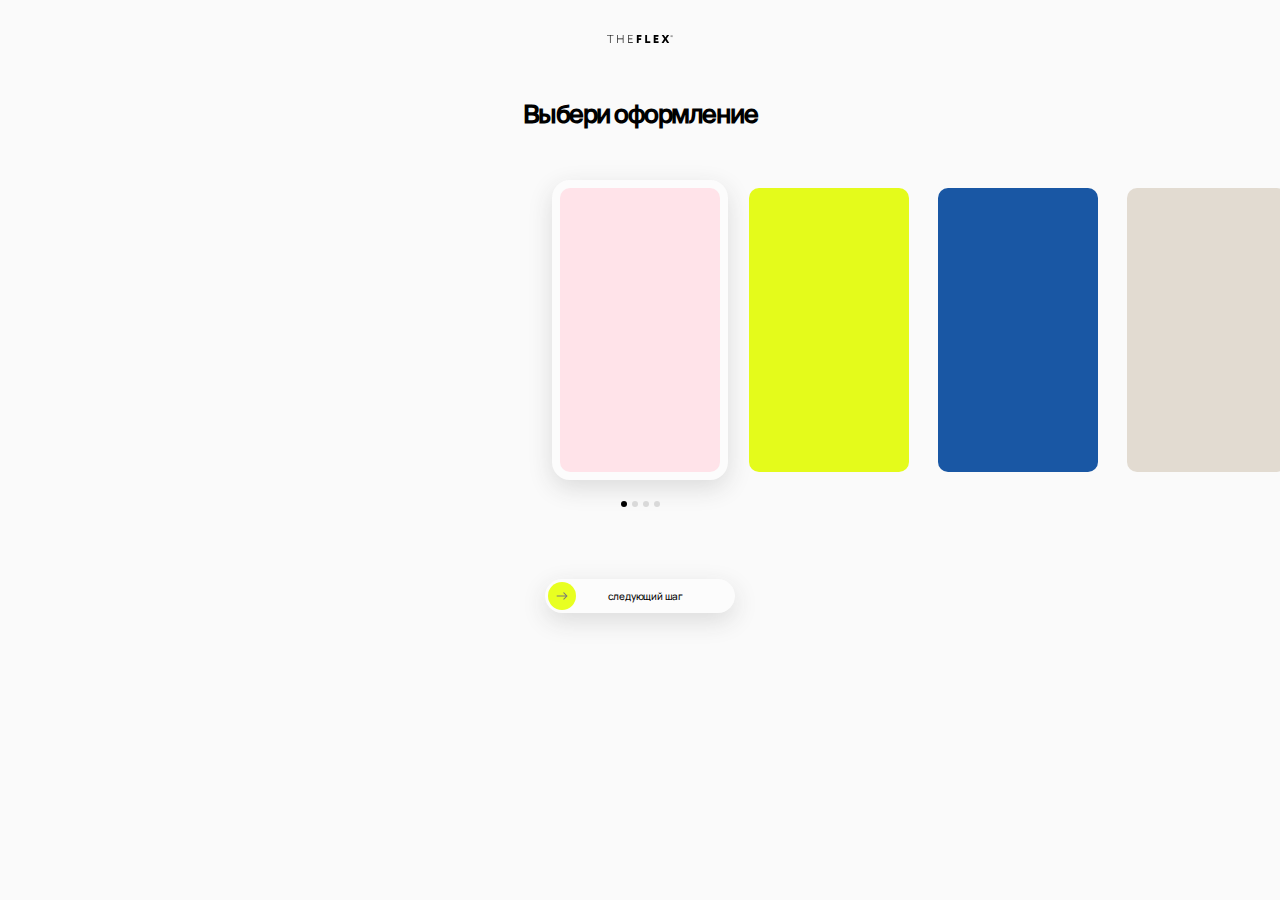
<file: client/pages/design.html>
<!DOCTYPE html>
<html lang="en">

<head>
    <meta charset="UTF-8">
    <meta name="viewport" content="width=device-width, initial-scale=1.0">
    <title>Выберите дизайн</title>

    
    <link rel="stylesheet" href="https://cdn.jsdelivr.net/npm/swiper@11/swiper-bundle.min.css" />


    <link rel="stylesheet" href="../css/reset.css">
    <link rel="stylesheet" href="../css/header.css">
    <link rel="stylesheet" href="../css/UI/button.css">
    <link rel="stylesheet" href="../css/UI/input.css">
    <link rel="stylesheet" href="../css/card.css">

    <link rel="stylesheet" href="../css/pages/design.css">
</head>

<body class="wrapper">
    <header class="header">
        <a href="../main.html" class="logo-link">
            <div class="logo-wrap">
                <img src="../imgs/Logo.svg" alt="" class="logo">
            </div>
        </a>
    </header>
    <main class="main">
        <div class="main__design design-page">
            <div class="design-page__container my-container">
                <div class="design-page__content content">
                    <div class="design-page__text text">
                        <h2 class="design-page__title inner-title">Выбери оформление</h2>
                    </div>
                    <div class="design-page__constructor constructor">
                        <input class="my-input design-page__my-input" type="text" name="design">
                        <div class="design-page__slider design-slider">
                            <div class="swiper design-slider__swiper">
                                <div class="swiper-wrapper design-slider__swiper-wrapper">
                                    <div class="swiper-slide design-slider__slide">
                                        <div class="design-slider__card design-card" data-design="1">
    
                                        </div>
                                    </div>
                                    <div class="swiper-slide design-slider__slide">
                                        <div class="design-slider__card design-card" data-design="2">
    
                                        </div>
                                    </div>
                                    <div class="swiper-slide design-slider__slide">
                                        <div class="design-slider__card design-card" data-design="3">
    
                                        </div>
                                    </div>
                                    <div class="swiper-slide design-slider__slide">
                                        <div class="design-slider__card design-card" data-design="4">
    
                                        </div>
                                    </div>
                                </div>
                                <div class="swiper-pagination design-slider__swiper-pagination"></div>
                            </div>
                        </div>
                    </div>
                    <a href="./text.html" class="design-page__link my-button">
                        <div class="my-button__icon-wrap">
                            <img src="../imgs/button/arrow.svg" alt="" class="my-button__icon">
                        </div>
                        <span class="my-button__text">следующий шаг</span>
                    </a>
                </div>
            </div>
        </div>
    </main>


    <script src="https://cdn.jsdelivr.net/npm/swiper@11/swiper-bundle.min.js"></script>

    <script>
        const designSwiper = new Swiper('.design-slider__swiper', {
            direction: 'horizontal',
            slidesPerView: 1,
            spaceBetween: 13,
            pagination: {
                el: '.design-slider__swiper-pagination',
            },
            on: {
                    slideChangeTransitionEnd: function () {
                        updateDesign();
                    }
                }
        });

        function updateDesign() {
                const activeSlide = document.querySelector('.swiper-slide-active .design-card');
                const designInput = document.querySelector('.design-page__my-input');

                const designValue = activeSlide.getAttribute('data-design');

                designInput.value = designValue;
                localStorage.setItem('activeDesign', designValue);

                console.log(designInput.value, localStorage.getItem('activeDesign'))
            }

            updateDesign();
    </script>
</body>

</html>
</file>
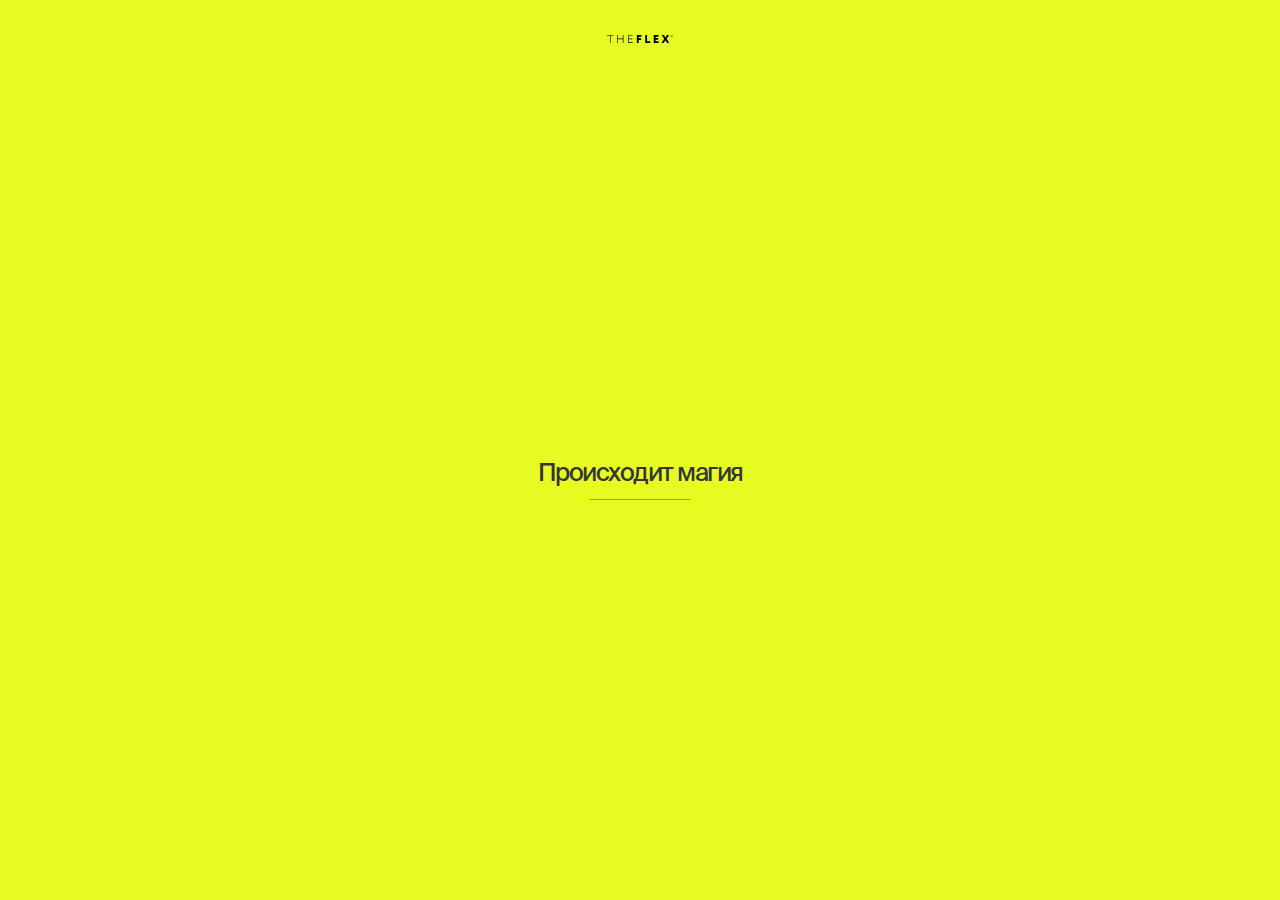
<file: client/pages/loading.html>
<!DOCTYPE html>
<html lang="en">
<head>
    <meta charset="UTF-8">
    <meta name="viewport" content="width=device-width, initial-scale=1.0">
    <title>Подождите</title>

    
    <link rel="stylesheet" href="../css/reset.css">
    <link rel="stylesheet" href="../css/header.css">

    <link rel="stylesheet" href="../css/pages/loading.css">
</head>
<body class="wrapper">
    <header class="header">
        <a href="../main.html" class="logo-link">
            <div class="logo-wrap">
                <img src="../imgs/Logo.svg" alt="" class="logo">
            </div>
        </a>
    </header>
    <main class="main">
        <div class="main__loading loading-page">
            <div class="loading-page__container my-container">
                <div class="loading-page__loader loader-wrap">
                    <div class="loader-wrap__text">Происходит магия</div>
                    <div class="loader-wrap__loader"></div>
                </div>
            </div>
        </div>
    </main>
    
    <script>
        document.addEventListener('DOMContentLoaded', function () {
            function sendData() {
                const design = localStorage.getItem('activeDesign');
                const text = localStorage.getItem('resultText');

                const data = {
                    text: text,
                    design: design
                };
                console.log(data)

                fetch('https://nikolajgromkov.ru/flex/', {
                    method: 'POST',
                    body: JSON.stringify(data),
                })
                    .then(response => response.json())
                    .then(result => {
                        localStorage.setItem('imgUrl', result.url);
                        window.location.href = './result.html';
                    })
                    .catch(error => {
                        console.error('Ошибка при отправке запроса:', error);
                    });
            }

            setTimeout(sendData, 1000);
        });
    </script>
</body>
</html>
</file>
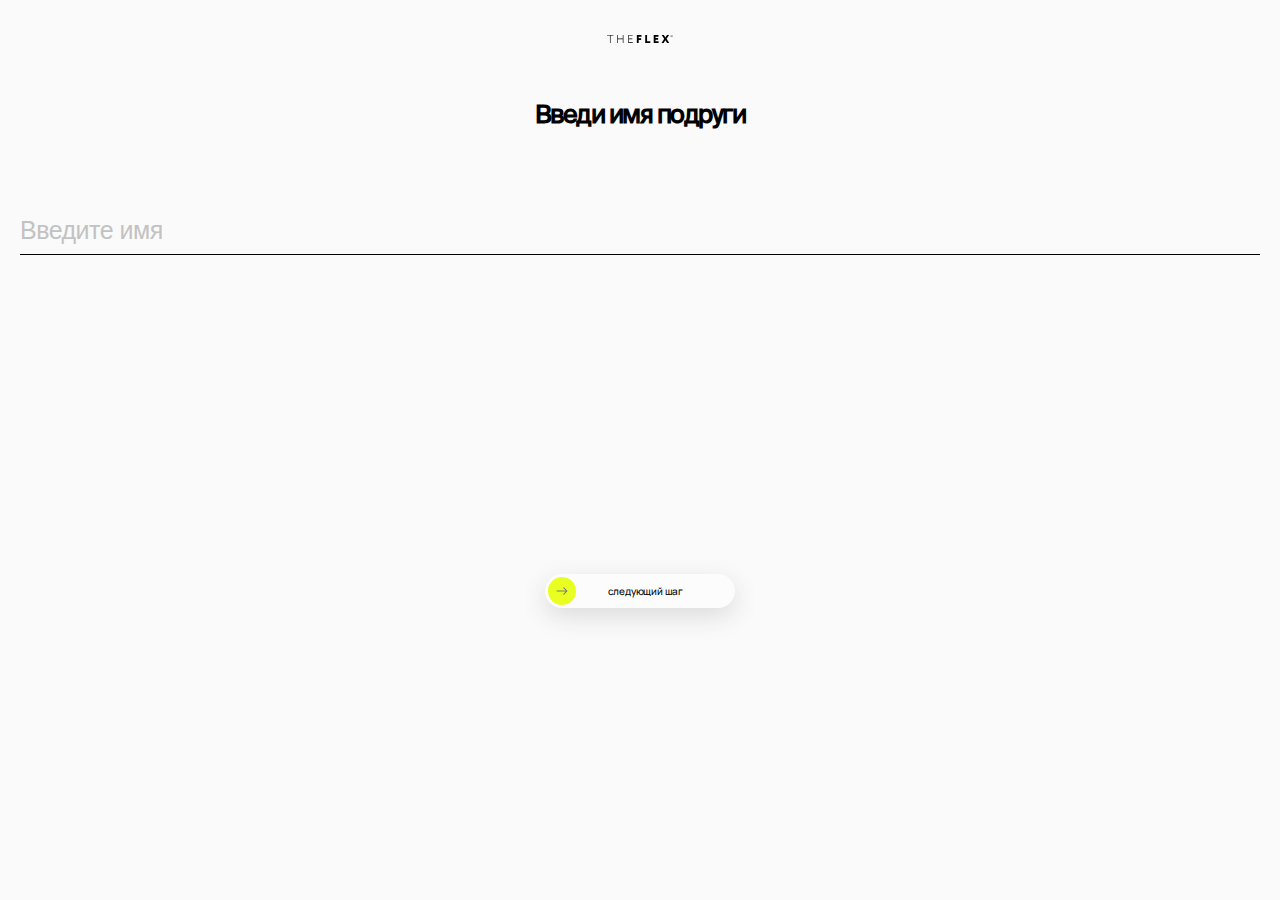
<file: client/pages/name.html>
<!DOCTYPE html>
<html lang="en">

<head>
    <meta charset="UTF-8">
    <meta name="viewport" content="width=device-width, initial-scale=1.0">
    <title>Введите имя</title>


    <link rel="stylesheet" href="../css/reset.css">
    <link rel="stylesheet" href="../css/header.css">
    <link rel="stylesheet" href="../css/UI/button.css">
    <link rel="stylesheet" href="../css/UI/input.css">

    <link rel="stylesheet" href="../css/pages/name.css">
</head>

<body class="wrapper">
    <header class="header">
        <a href="../main.html" class="logo-link">
            <div class="logo-wrap">
                <img src="../imgs/Logo.svg" alt="" class="logo">
            </div>
        </a>
    </header>
    <main class="main">
        <div class="main__name name-page">
            <div class="name-page__container my-container">
                <div class="name-page__content content">
                    <div class="name-page__text text">
                        <h2 class="name-page__title inner-title">Введи имя подруги</h2>
                    </div>
                    <div class="name-page__constructor constructor">
                        <input class="my-input name-page__my-input" type="text" name="name" placeholder="Введите имя">
                    </div>
                    <a href="./loading.html" class="name-page__button my-button">
                        <div class="my-button__icon-wrap">
                            <img src="../imgs/button/arrow.svg" alt="" class="my-button__icon">
                        </div>
                        <span class="my-button__text">следующий шаг</span>
                    </a>
                </div>
            </div>
        </div>
    </main>

    <script>
        document.addEventListener('DOMContentLoaded', function () {
            const nameInput = document.querySelector('.name-page__my-input');
            const saveButton = document.querySelector('.name-page__button');

            function saveLocalStorage() {
                if (nameInput.value) {
                    let nameValue = nameInput.value.replace(/\s/g, '').trim();
                    const selectedText = localStorage.getItem('selectedText');
                    const resultText = `${nameValue}, ${selectedText}`;

                    localStorage.setItem('resultText', resultText);
                    console.log(localStorage.getItem('activeDesign'), localStorage.getItem('resultText'))
                }
            }

            saveButton.addEventListener('click', saveLocalStorage);
        });
    </script>
</body>

</html>
</file>
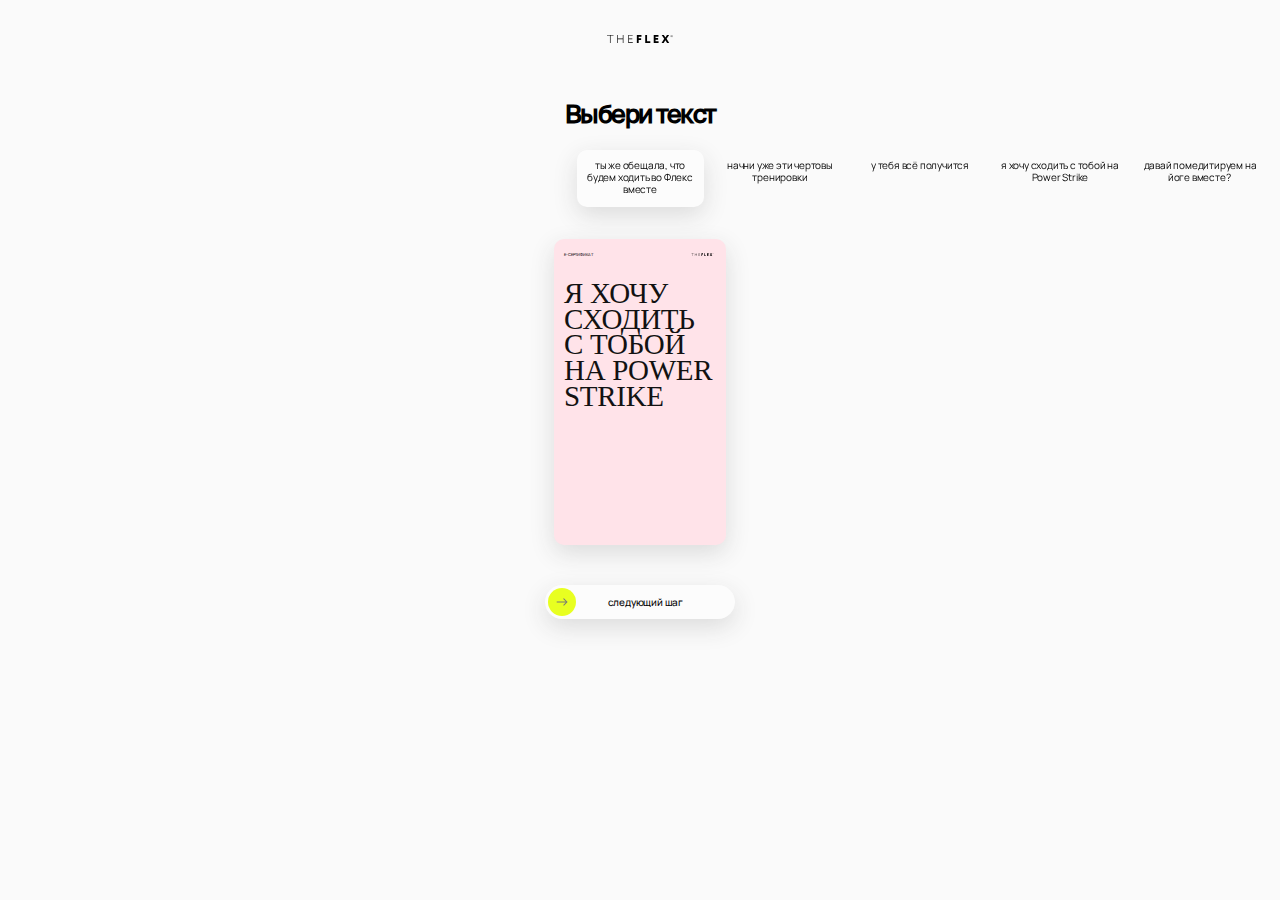
<file: client/pages/text.html>
<!DOCTYPE html>
<html lang="en">

<head>
    <meta charset="UTF-8">
    <meta name="viewport" content="width=device-width, initial-scale=1.0">
    <title>TheFlex</title>


    <link rel="stylesheet" href="https://cdn.jsdelivr.net/npm/swiper@11/swiper-bundle.min.css" />


    <link rel="stylesheet" href="../css/reset.css">
    <link rel="stylesheet" href="../css/header.css">
    <link rel="stylesheet" href="../css/UI/button.css">
    <link rel="stylesheet" href="../css/UI/input.css">
    <link rel="stylesheet" href="../css/card.css">

    <link rel="stylesheet" href="../css/pages/text.css">
</head>

<body class="wrapper">
    <header class="header">
        <a href="../main.html" class="logo-link">
            <div class="logo-wrap">
                <img src="../imgs/Logo.svg" alt="" class="logo">
            </div>
        </a>
    </header>
    <main class="main">
        <div class="main__text text-page">
            <div class="text-page__container my-container">
                <div class="text-page__content content">
                    <div class="text-page__text text">
                        <h2 class="text-page__title inner-title">Выбери текст</h2>
                    </div>
                    <div class="text-page__constructor constructor">
                        <input class="my-input text-page__my-input" type="text" name="cardText">
                        <div class="text-page__slider text-slider">
                            <div class="swiper text-slider__swiper">
                                <div class="swiper-wrapper text-slider__swiper-wrapper">
                                    <div class="swiper-slide text-slider__slide">
                                        <div class="text-slider__card text-card">
                                            <div class="text-card__inner">
                                                <div class="text-card__text">
                                                </div>
                                            </div>
                                        </div>
                                    </div>
                                </div>
                            </div>
                        </div>
                        <div class="text-page__design-card-container">
                            <div class="text-page__design-card design-card">
                                <div class="design-card__body">
                                    <div class="design-card__header">
                                        <div class="design-card__top-text">e-сертификат</div>
                                            <img src="../imgs/Logo.svg" alt="" class="design-card__logo-img">
                                    </div>
                                    <div class="design-card__title">я хочу сходить <br> с тобой на Power Strike</div>
                                </div>
                            </div>
                        </div>
                    </div>
                    <a href="" class="e"></a>
                    <a href="./name.html" class="my-button text-page__button">
                        <div class="my-button__icon-wrap">
                            <img src="../imgs/button/arrow.svg" alt="" class="my-button__icon">
                        </div>
                        <span class="my-button__text">следующий шаг</span>
                    </a>
                </div>
            </div>
        </div>
    </main>

    <script src="https://cdn.jsdelivr.net/npm/swiper@11/swiper-bundle.min.js"></script>

    <script>
        const textSwiper = new Swiper('.text-slider__swiper', {
            direction: 'horizontal',
            slidesPerView: 1,
            spaceBetween: 13,
            on: {
                slideChangeTransitionEnd: function () {
                    updateText();
                }
            }
        });

        function updateText() {
            const activeSlide = document.querySelector('.swiper-slide-active .text-card__text');
            const designCardTitle = document.querySelector('.text-page__design-card .design-card__title');
            const cardTextInput = document.querySelector('.text-page__my-input');

            let slideText = activeSlide.innerHTML.replace(/<br\s*\/?>/gi, '');
            slideText = slideText.replace(/\s{2,}/g, ' ').trim();

            cardTextInput.value = slideText;
            designCardTitle.innerHTML = cardTextInput.value;
            localStorage.setItem('selectedText', cardTextInput.value);

            console.log(cardTextInput.value, localStorage.getItem('activeDesign'), localStorage.getItem('selectedText'))
        }

        const designCard = document.querySelector('.design-card');
        const design = localStorage.getItem('activeDesign');
        designCard.setAttribute('data-design', design);

        const textSliderWrapper = document.querySelector('.text-slider__swiper-wrapper');
        const textSlide = document.querySelector('.text-slider__slide');
        const textCardText = document.querySelector('.text-card .text-card__text');
        console.log(textSlide)

        const arrTexts = [
            ['ты же обещала, что будем ходить во Флекс вместе'],
            ['начни уже эти чертовы тренировки'],
            ['у тебя всё получится'],
            ['я хочу сходить с тобой на Power Strike'],
            ['давай помедитируем на йоге вместе? '],
            ['давай полетаем на SkyFlex?'],
            ['когда, если не сейчас?'],
            ['ты такая классная'],
        ];

        textCardText.innerHTML = arrTexts[0][0];
        arrTexts.shift();

        for (let texts of arrTexts) {
            const newSlide = textSlide.cloneNode(true);
            const newTextCardText = newSlide.querySelector('.text-card__text');

            for (let text of texts) {
                newTextCardText.innerHTML = text;
            }

            textSliderWrapper.append(newSlide);
        }

        updateText();
    </script>
</body>

</html>
</file>
<file: client/css/header.css>
.header {
    padding-top: 29px;
    margin: 0 auto;
}
.logo-link {
}
.logo-wrap {
}
.logo {
}
</file>
<file: client/css/UI/button.css>
.my-button {
    display: flex;
    align-items: center;
    width: 190px;
    max-height: 34px;
    padding: 3px;
    background: #FCFCFC;
    font-family: 'Manrope';
    font-size: 10px;
    font-weight: 500;
    line-height: 10px;
    letter-spacing: -.02em;
    color: #000;
    text-transform: lowercase;
    border-radius: 1000px;
    box-shadow: 0px 8px 24px 0px #2D2D2D26;
    position: relative;
}
.my-button__icon-wrap {
    height: 28px;
    width: 28px;
    background: #E8FF21;
    border-radius: 50%;
    margin-right: 5px;
    position: relative;
}
.my-button__icon {
    position: absolute;
    top: 50%;
    left: 50%;
    transform: translate(-50%, -50%);
}
.my-button__text {
    display: block;
    width: 70%;
    text-align: center;
}
/* .my-button::before {
    content: '';
    display: inline-block;
    height: 28px;
    width: 28px;
    position: relative;
    background: #E8FF21;
    border-radius: 50%;
    margin-right: 9px;
}
.my-button::after {
    content: url('../../imgs/button/lightning.svg');
    position: absolute;
    left: 11px;
} */
</file>
<file: client/css/UI/input.css>
.my-input {
    width: 100%;
    font-size: 25px;
    line-height: 35px;
    letter-spacing: -.02em;
    color: #DFDFDF;
    padding-bottom: 6px;
    border-bottom: 1px solid #000000;
    background: transparent;
}
.my-input::placeholder {
    font-size: 25px;
    line-height: 35px;
    letter-spacing: -.02em;
    color: #c2c2c2;
}
</file>
<file: client/css/card.css>
.design-card {
    border-radius: 10px;
    height: 100%;
    box-shadow: 0px 8px 24px 0px rgba(45, 45, 45, 0.15);
}
.design-card__body {
    padding: 0px 10px;
}
.design-card__header {
    padding-top: 14px;
    height: 3px;
    margin-bottom: 28px;
    display: flex;
    justify-content: space-between;
}
.design-card__top-text {
    font-family: 'Manrope';
    font-size: 4px;
    font-weight: 500;
    line-height: 83%;
    letter-spacing: .01em;
    text-transform: uppercase;
    height: 3px;
}
.design-card__logo-img {
    height: 3px;
    width: 27px;
}
.design-card__title {
    font-family: 'HeadingNow-35Medium';
    font-style: normal;
    font-weight: 500;
    font-size: 29.0098px;
    line-height: 88%;
    letter-spacing: -0.01em;
    text-transform: uppercase;
    color: #383838;
}

.design-card[data-design="1"] {
    background-color: #FFE3E9;
}
.design-card[data-design="1"] .design-card__title {
    color: #1957A4;
}
.design-card[data-design="2"] {
    background-color: #E4FB1B;
}
.design-card[data-design="2"] .design-card__title {
    color: #121212;
}
.design-card[data-design="3"] {
    background-color: #1957A4;
}
.design-card[data-design="3"] .design-card__title {
    color: #FFE3E9;
}
.design-card[data-design="4"] {
    background-color: #E2DBD1;
}
.design-card[data-design="1"] .design-card__title {
    color: #121212;
}
</file>
<file: client/css/pages/design.css>
.main {
}
.main__design {
}
.design-page {
}
.design-page__container {
}
.design-page__content {
}
.design-page__text {
    margin-bottom: 48px;
}
.design-page__title {
}
.design-page__constructor {
    margin-bottom: 60px;
    overflow: visible;
}
.design-page__my-input {
    display: none;
}
.design-page__slider {
}
.design-slider {
    overflow: visible;
}
.design-slider__swiper {
    width: 176px;
    overflow: visible;
}
.design-slider__swiper-wrapper {
    margin-bottom: 24px;
}
.design-slider__slide {
    height: 300px;
    border-radius: 18px;
    padding: 8px;
}
.design-slider__card {
    box-shadow: none!Important;
}
.design-slider__slide.swiper-slide-active {
    height: 300px;
    border-radius: 18px;
    background: #FCFCFC;
    padding: 8px;
    box-shadow: 0px 8px 24px 0px rgba(45, 45, 45, 0.15);
}
.design-slider__swiper-pagination {
    position: relative;
}
.swiper-pagination-bullet {
    background: #D9D9D9;
    opacity: 1;
    height: 6px;
    width: 6px;
}
.swiper-pagination-bullet:not(:last-child) {
    margin: 0px 5px 0px 0px!Important;
}
.swiper-pagination-bullet:last-child {
    margin: 0px!Important;
}
.swiper-pagination-bullet.swiper-pagination-bullet-active {
    background: #000;
}
.design-page__link {
}
.my-button__icon-wrap {
    margin-right: 5px;
}
</file>
<file: client/css/pages/loading.css>
.wrapper {
    background-color: #E5FB22;
    overflow: hidden;
}
.main__loading {
}
.loading-page {
    display: flex;
    flex-direction: column;
    justify-content: center;
    align-items: center;
    height: 100%;
}
.loading-page__container {
    display: flex;
    flex-direction: column;
    justify-content: center;
    align-items: center;
    height: 100%;
}
.loading-page__loader {
}
.loader-wrap {
    display: flex;
    flex-direction: column;
    align-items: center;
    position: relative;
}

.loader-wrap__text {
    font-size: 25px;
    line-height: 36px;
    letter-spacing: -.06em;
    color: #343537;
    order: 1;
}

.loader-wrap__loader {
    width: 50%;
    height: 1px;
    background-color: #969696;
    position: absolute;
    animation: moveLoader .7s infinite ease-in-out;
    order: 2;
    bottom: -10px;
}


@keyframes moveLoader {
    0%, 100% {
        left: 0%;
        transform: translateX(0);
    }
    50% {
        left: 100%;
        transform: translateX(-100%);
    }
}
</file>
<file: client/css/pages/name.css>
.main {}

.main__name {}

.name-page {}

.name-page__container {}

.name-page__content {}

.content {}

.name-page__text {}

.name-page__title {}

.name-page__constructor {}

.constructor {
    padding-top: 81px;
    padding-bottom: 319px;
    width: 100%;
}

.name-page__my-input {}

.name-page__button {}
</file>
<file: client/css/pages/text.css>
.main {
}
.main__text {
}
.text-page {
}
.text-page__container {
}
.text-page__content {
}
.text-page__text {
    margin-bottom: 18px;
}
.text-page__title {
}
.text-page__constructor {
    margin-bottom: 40px;
}
.text-page__my-input {
    display: none;
}
.text-page__slider {
    margin-bottom: 32px;
    max-width: 127px;
    overflow: visible;
}
.text-slider {
}
.text-slider__swiper {
    width: 100%;
    height: 100%;
    overflow: visible;
}
.text-slider__swiper-wrapper {
}
.text-slider__slide {
}
.text-slider__card {
}
.text-slider__slide.swiper-slide-active > .text-card {
    background-color: #FCFCFC;
    border-radius: 10px;
    box-shadow: 0px 8px 24px 0px rgba(45, 45, 45, 0.15);
    padding: 9px 5px 12px 5px;
}
.text-card {
    max-width: 127px;
    padding: 9px 0px 12px 0px;
    user-select: none;
    cursor: pointer;
}
.text-card__inner {
    text-align: center;
}
.text-card__text {
    font-family: 'Manrope';
    font-size: 10px;
    line-height: 12px;
    letter-spacing: -.02em;
}
.text-page__design-card-container {
    max-width: 172px;
    max-height: 306px;
}
.text-page__design-card {
    width: 172px;
    height: 306px;
}
.text-page__button {
}
</file>
